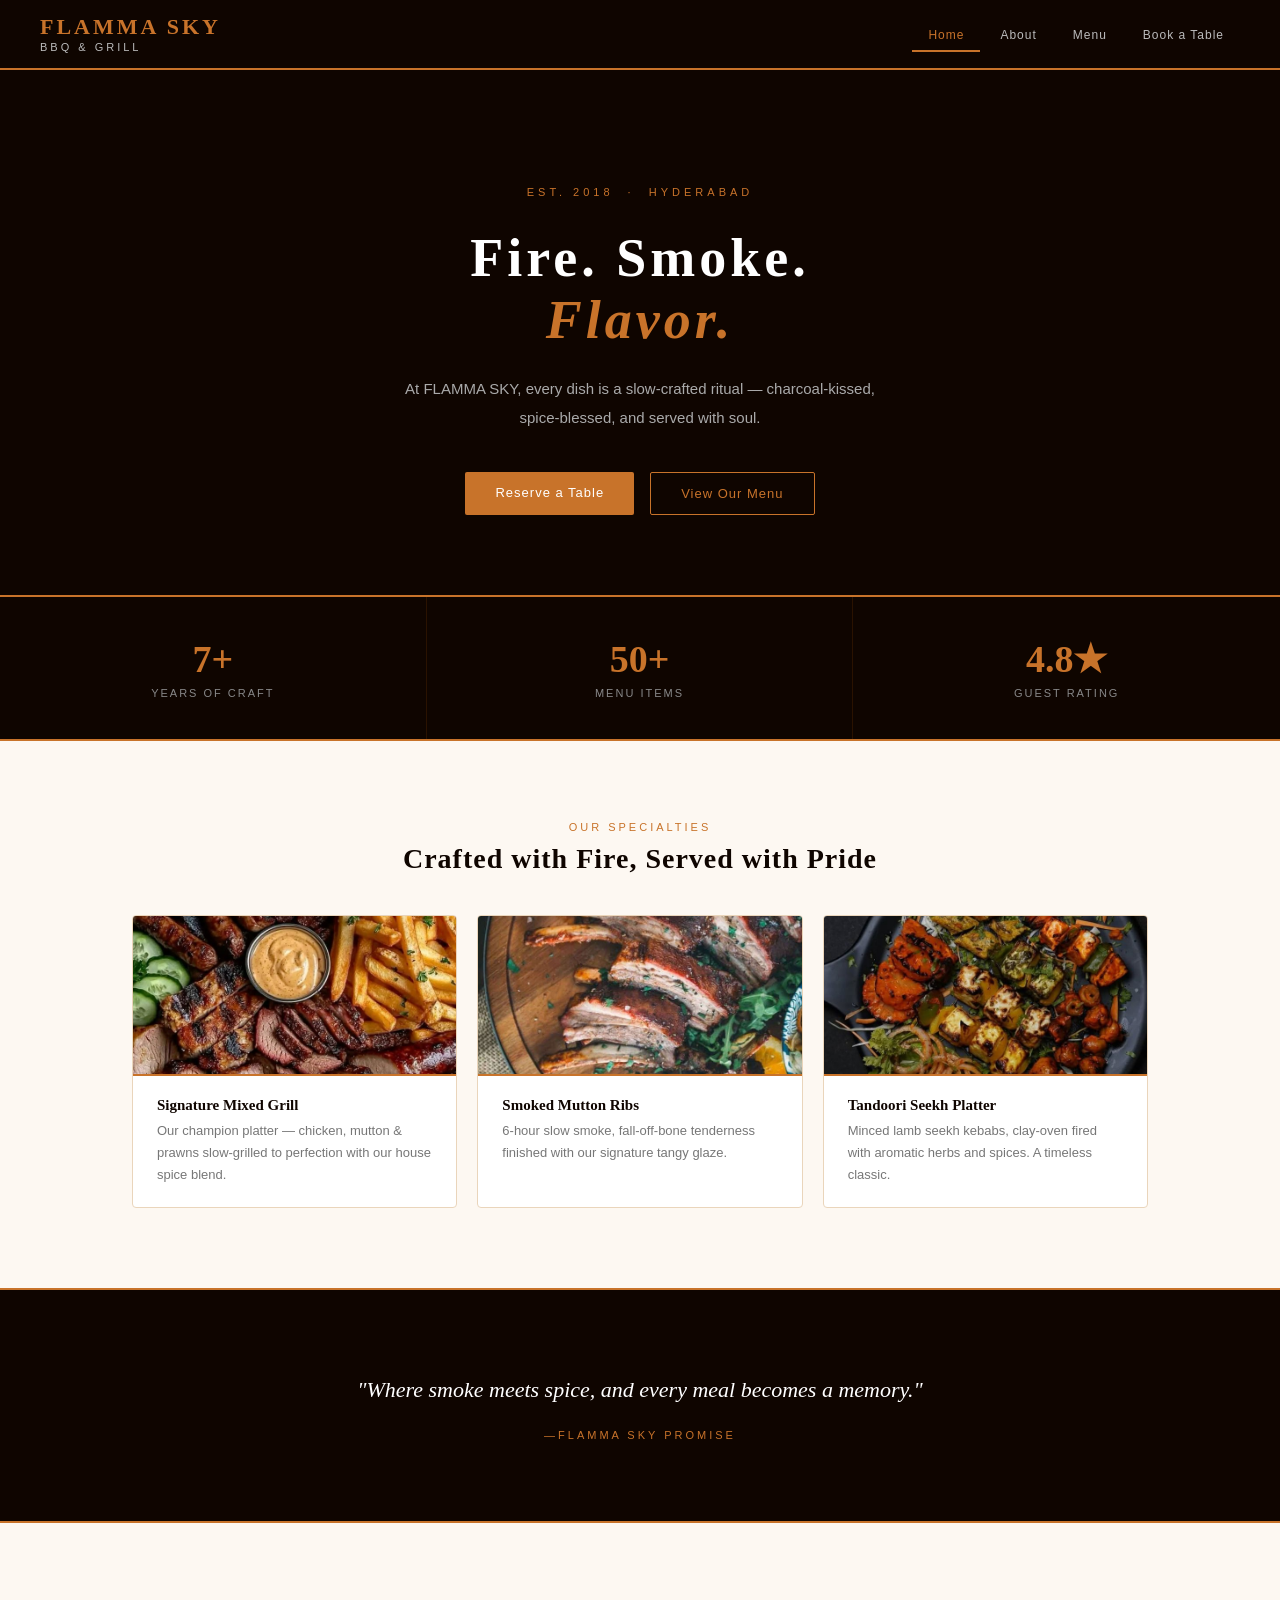
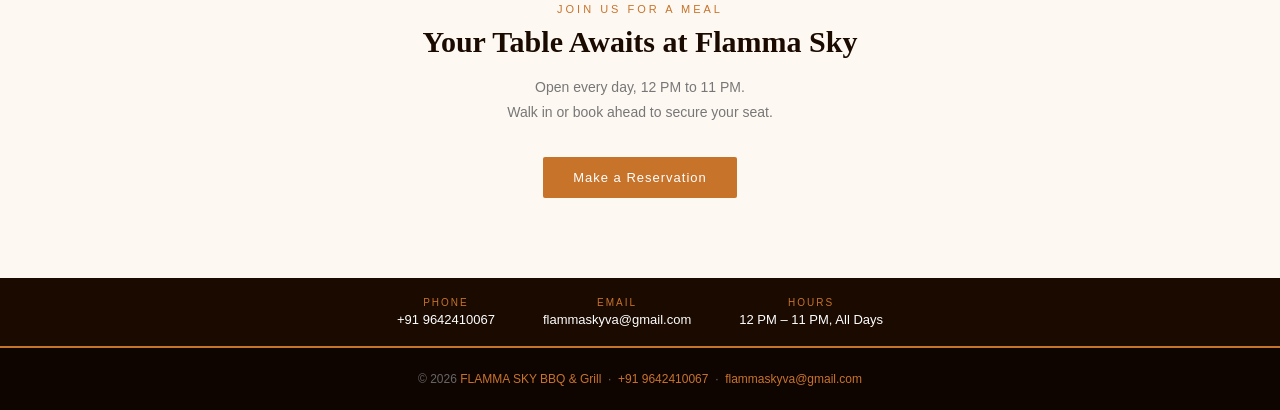
<file: index.html>
<!DOCTYPE html>
<html lang="en">
<head>
  <meta charset="UTF-8"/>
  <meta name="viewport" content="width=device-width, initial-scale=1.0"/>
  <title>FLAMMA SKY BBQ &amp; Grill</title>
  <link rel="stylesheet" href="shared.css"/>
  <style>
    .hero {
      background: #0f0500;
      text-align: center;
      padding: 7rem 2rem 5rem;
      border-bottom: 2px solid #c8732a;
    }
    .hero .tagline { font-size: 11px; color: #c8732a; letter-spacing: 4px; margin-bottom: 1.5rem; font-family: 'Segoe UI', sans-serif; }
    .hero h1 { color: #fff; font-size: 54px; letter-spacing: 4px; line-height: 1.15; margin-bottom: 1.5rem; }
    .hero h1 em { color: #c8732a; font-style: italic; }
    .hero p { color: #aaa; font-size: 15px; max-width: 500px; margin: 0 auto 2.5rem; line-height: 1.9; font-family: 'Segoe UI', sans-serif; }
    .hero-btns { display: flex; gap: 16px; justify-content: center; flex-wrap: wrap; }

    .feat-strip {
      display: grid;
      grid-template-columns: repeat(3, 1fr);
      background: #0f0500;
      border-bottom: 2px solid #c8732a;
    }
    .feat-item { padding: 2.5rem 1.5rem; text-align: center; border-right: 1px solid #2a1200; }
    .feat-item:last-child { border-right: none; }
    .feat-num { font-size: 38px; color: #c8732a; font-weight: 700; }
    .feat-label { font-size: 11px; color: #888; letter-spacing: 2px; margin-top: 6px; font-family: 'Segoe UI', sans-serif; }

    .specialties { padding: 5rem 2rem; max-width: 1080px; margin: 0 auto; }
    .cards3 { display: grid; grid-template-columns: repeat(3, 1fr); gap: 20px; }
    .spec-card { background: #fff; border: 1px solid #ead5bb; border-radius: 4px; overflow: hidden; }
    .spec-img {
      height: 160px;
      background: #1a0a00;
      border-bottom: 2px solid #c8732a;
      display: flex; align-items: center; justify-content: center;
      overflow: hidden;
    }
    .spec-img img { width: 100%; height: 100%; object-fit: cover; }
    .spec-img .ph { font-size: 52px; }
    .spec-body { padding: 1.3rem 1.5rem; }
    .spec-body h3 { font-size: 15px; color: #0f0500; margin-bottom: 6px; }
    .spec-body p { font-size: 13px; color: #777; line-height: 1.7; font-family: 'Segoe UI', sans-serif; }

    .quote-band {
      background: #0f0500;
      padding: 5rem 2rem;
      text-align: center;
      border-top: 2px solid #c8732a;
      border-bottom: 2px solid #c8732a;
    }
    .quote-band blockquote { font-size: 22px; color: #fff; font-style: italic; max-width: 640px; margin: 0 auto; line-height: 1.8; }
    .quote-band cite { display: block; margin-top: 1.2rem; font-size: 11px; color: #c8732a; letter-spacing: 3px; font-style: normal; font-family: 'Segoe UI', sans-serif; }

    .cta-section { padding: 5rem 2rem; text-align: center; }
    .cta-section h2 { font-size: 30px; margin-bottom: 1rem; }
    .cta-section p { font-size: 14px; color: #777; font-family: 'Segoe UI', sans-serif; margin-bottom: 2rem; line-height: 1.8; }

    @media(max-width: 700px) {
      .hero h1 { font-size: 34px; }
      .cards3 { grid-template-columns: 1fr; }
      .feat-strip { grid-template-columns: 1fr; }
      .feat-item { border-right: none; border-bottom: 1px solid #2a1200; }
    }
  </style>
</head>
<body>

<nav>
  <div class="logo">FLAMMA SKY<span>BBQ &amp; GRILL</span></div>
  <div class="nav-links">
    <a href="index.html" class="active">Home</a>
    <a href="about.html">About</a>
    <a href="menu.html">Menu</a>
    <a href="booking.php">Book a Table</a>
  </div>
</nav>

<section class="hero">
  <p class="tagline">EST. 2018 &nbsp;&middot;&nbsp; HYDERABAD</p>
  <h1>Fire. Smoke.<br><em>Flavor.</em></h1>
  <p>At FLAMMA SKY, every dish is a slow-crafted ritual — charcoal-kissed, spice-blessed, and served with soul.</p>
  <div class="hero-btns">
    <a href="booking.php" class="btn-gold">Reserve a Table</a>
    <a href="menu.html" class="btn-outline">View Our Menu</a>
  </div>
</section>

<div class="feat-strip">
  <div class="feat-item"><div class="feat-num">7+</div><div class="feat-label">YEARS OF CRAFT</div></div>
  <div class="feat-item"><div class="feat-num">50+</div><div class="feat-label">MENU ITEMS</div></div>
  <div class="feat-item"><div class="feat-num">4.8&#9733;</div><div class="feat-label">GUEST RATING</div></div>
</div>

<section class="specialties">
  <div class="sec-header">
    <div class="kicker">OUR SPECIALTIES</div>
    <h2>Crafted with Fire, Served with Pride</h2>
  </div>
  <div class="cards3">
    <div class="spec-card">
      <div class="spec-img">
        <img src="images/mixed-grill.jpeg" alt="mixed-grill">
      </div>
      <div class="spec-body">
        <h3>Signature Mixed Grill</h3>
        <p>Our champion platter — chicken, mutton &amp; prawns slow-grilled to perfection with our house spice blend.</p>
      </div>
    </div>
    <div class="spec-card">
      <div class="spec-img">
        <img src="images/ribs.jpeg" alt="smoked ribs">
  
      </div>
      <div class="spec-body">
        <h3>Smoked Mutton Ribs</h3>
        <p>6-hour slow smoke, fall-off-bone tenderness finished with our signature tangy glaze.</p>
      </div>
    </div>
    <div class="spec-card">
      <div class="spec-img">
      <img src="images/seekh.jpeg" alt="seekh kebab">
        
      </div>
      <div class="spec-body">
        <h3>Tandoori Seekh Platter</h3>
        <p>Minced lamb seekh kebabs, clay-oven fired with aromatic herbs and spices. A timeless classic.</p>
      </div>
    </div>
  </div>
</section>

<div class="quote-band">
  <blockquote>"Where smoke meets spice, and every meal becomes a memory."</blockquote>
  <cite>—FLAMMA SKY PROMISE</cite>
</div>

<section class="cta-section">
  <div class="kicker">JOIN US FOR A MEAL</div>
  <h2>Your Table Awaits at Flamma Sky</h2>
  <p>Open every day, 12 PM to 11 PM.<br>Walk in or book ahead to secure your seat.</p>
  <a href="booking.php" class="btn-gold">Make a Reservation</a>
</section>

<div class="contact-band">
  <div class="cb-item"><div class="label">PHONE</div><div class="val">+91 9642410067</div></div>
  <div class="cb-item"><div class="label">EMAIL</div><div class="val">flammaskyva@gmail.com</div></div>
  <div class="cb-item"><div class="label">HOURS</div><div class="val">12 PM – 11 PM, All Days</div></div>
</div>

<footer>
  <p>&copy; 2026 <span>FLAMMA SKY BBQ &amp; Grill</span> &nbsp;&middot;&nbsp;
  <a href="tel:+919642410067">+91 9642410067</a> &nbsp;&middot;&nbsp;
  <a href="mailto:flammaskyva@gmail.com">flammaskyva@gmail.com</a></p>
</footer>

</body>
</html>
</file>
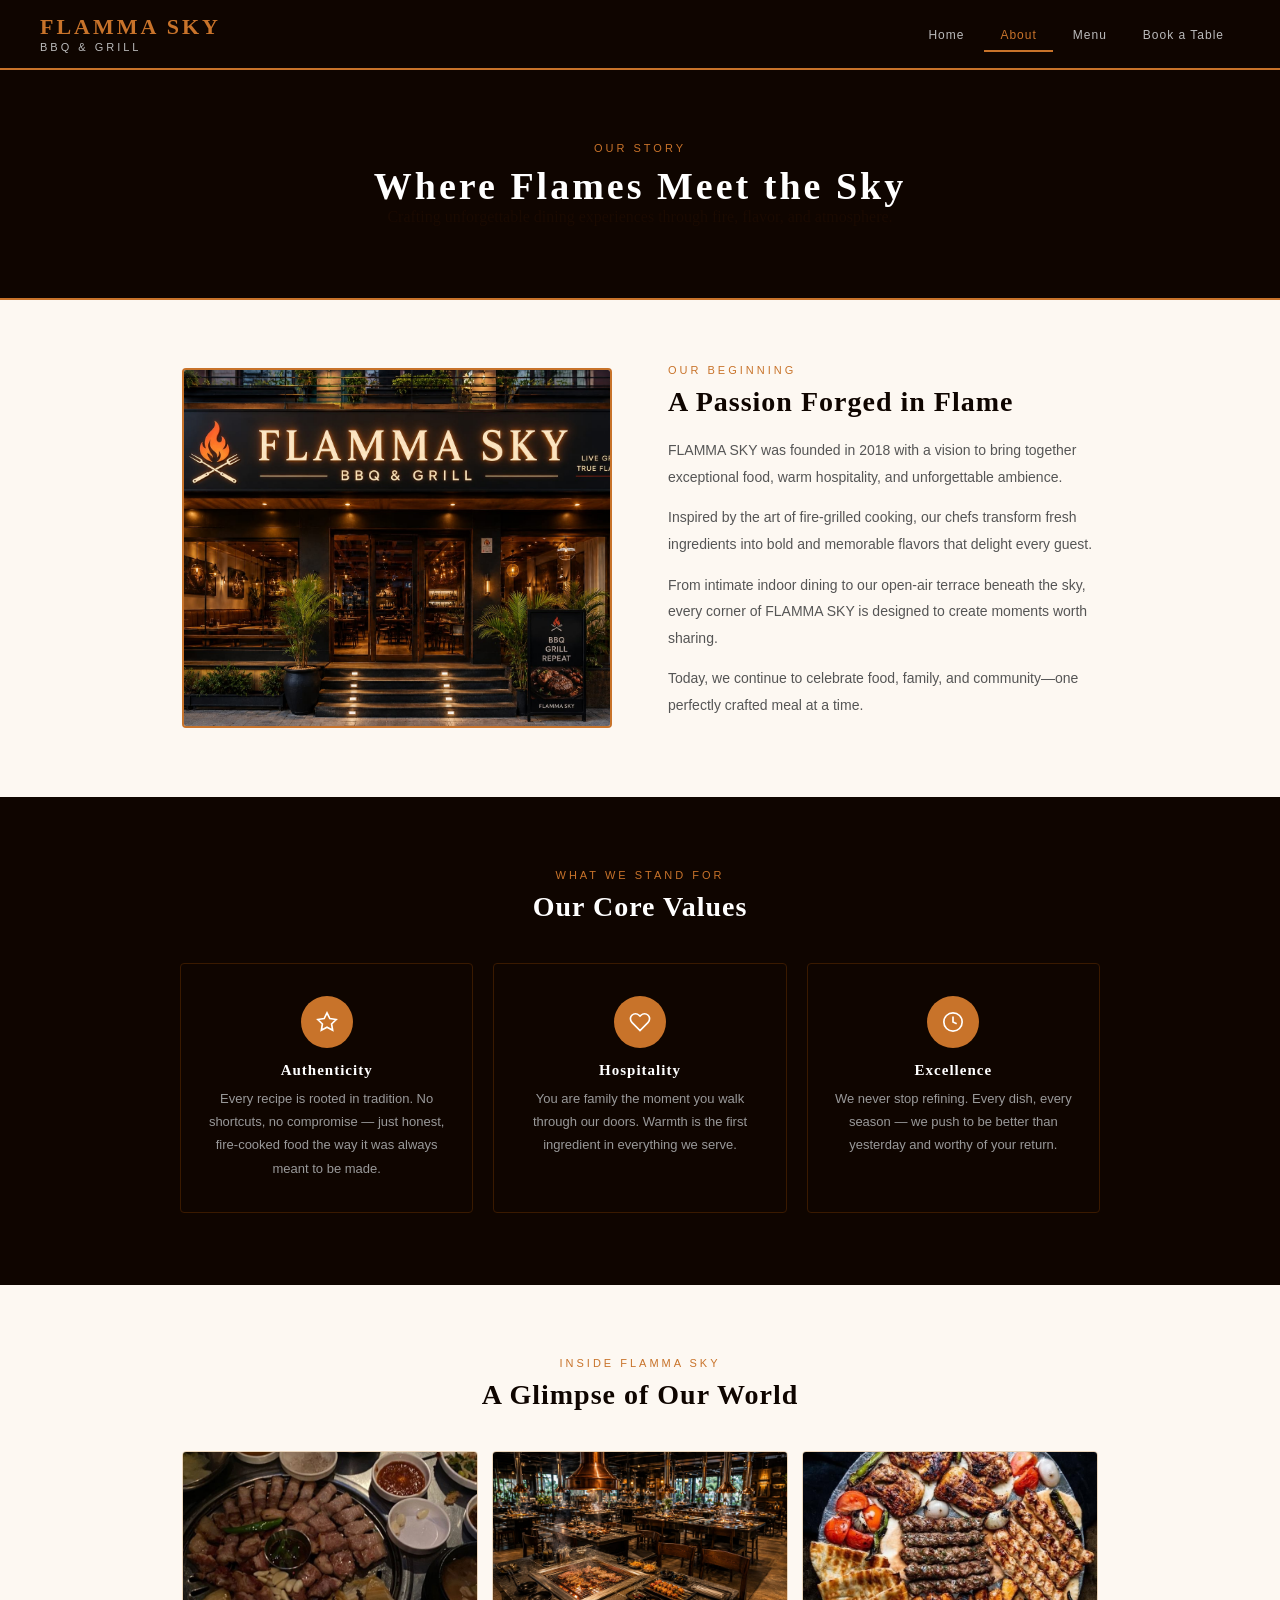
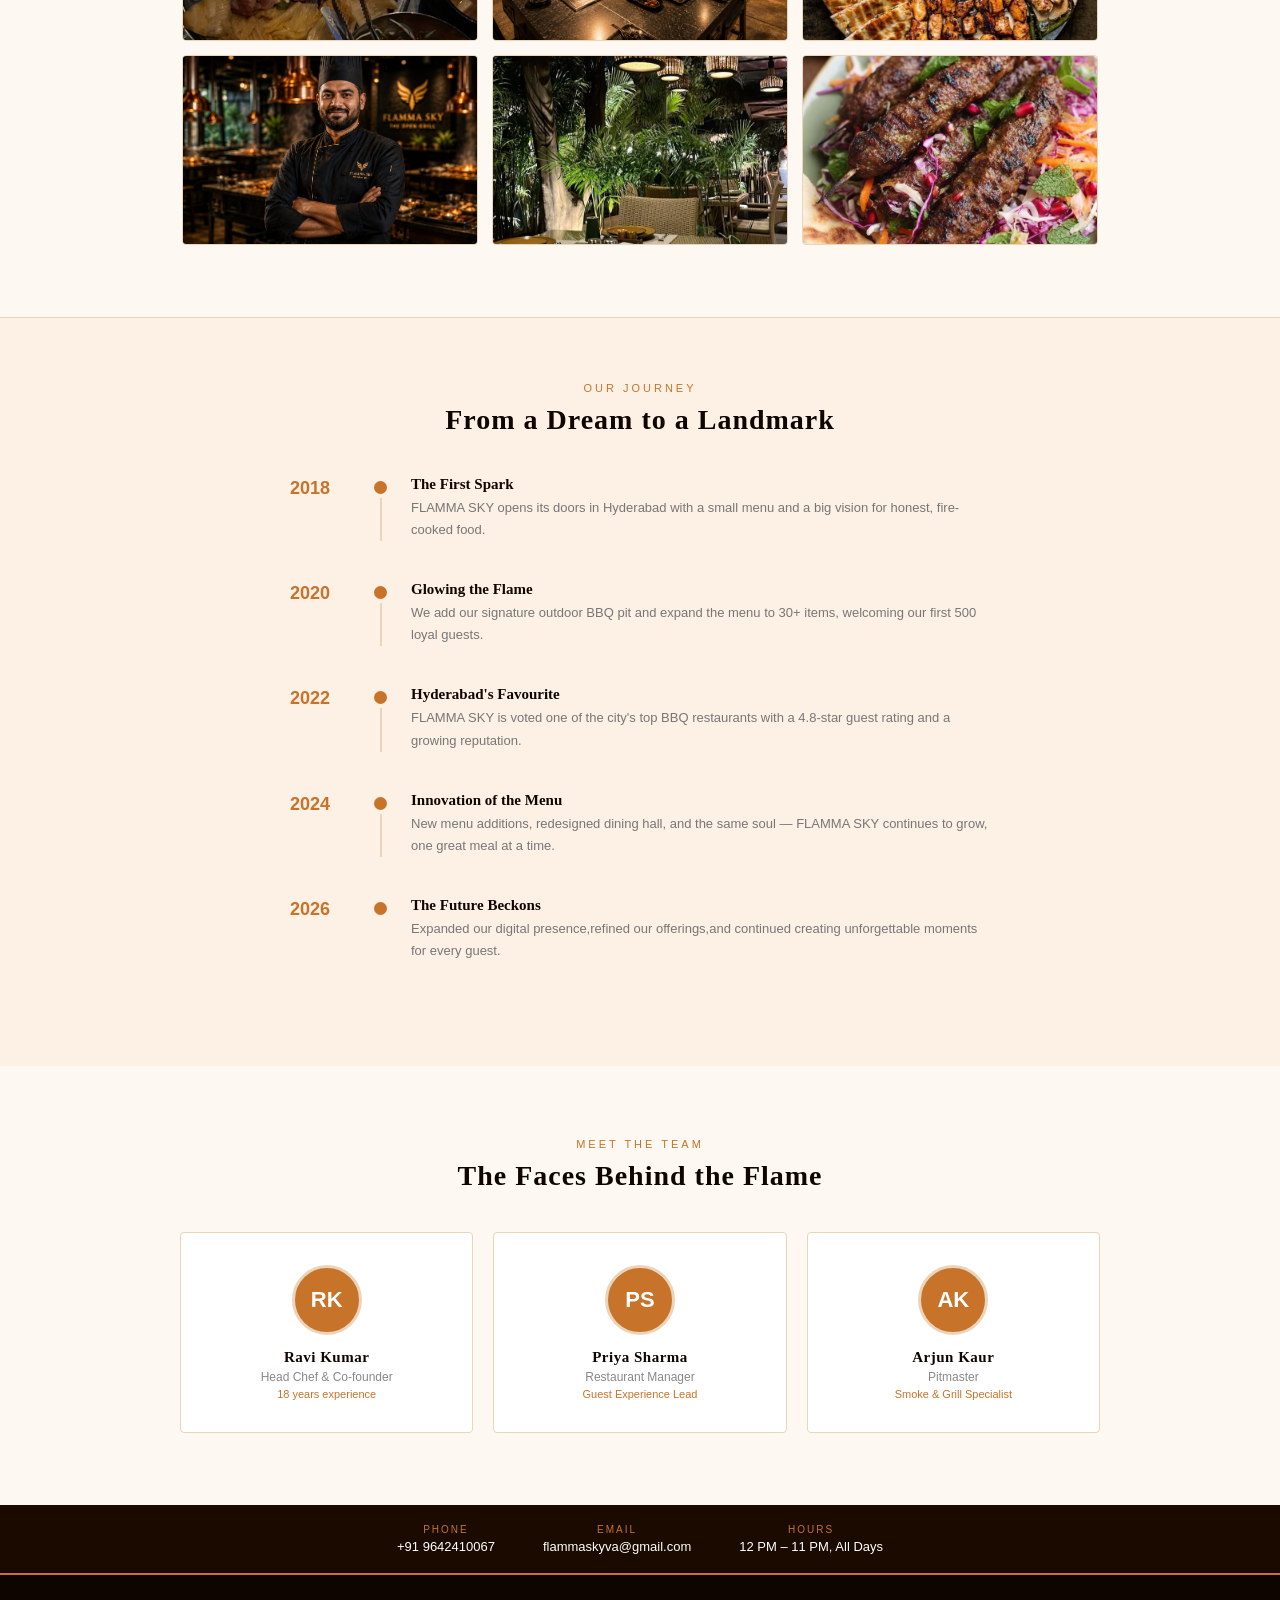
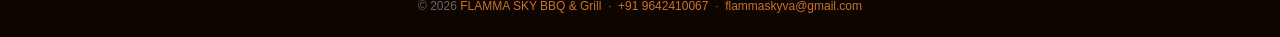
<file: about.html>
<!DOCTYPE html>
<html lang="en">
<head>
  <meta charset="UTF-8"/>
  <meta name="viewport" content="width=device-width, initial-scale=1.0"/>
  <title>FLAMMA SKY | About Us</title>
  <link rel="stylesheet" href="shared.css"/>
  <style>
    .hero { background: #0f0500; padding: 4.5rem 2rem; text-align: center; border-bottom: 2px solid #c8732a; }
    .hero h1 { color: #fff; font-size: 38px; letter-spacing: 3px; margin-top: 10px; }

    /* STORY */
    .story {
      display: grid; grid-template-columns: 1fr 1fr;
      max-width: 980px; margin: 4rem auto; padding: 0 2rem; gap: 3.5rem; align-items: center;
    }  
    .story-img {
      border-radius: 4px; overflow: hidden; border: 2px solid #c8732a;
      height: 360px; background: #1a0a00;
      display: flex; align-items: center; justify-content: center;
    }
    .story-img img { width: 100%; height: 100%; object-fit: cover; display: block; }
    .img-ph { text-align: center; color: #c8732a; font-family: 'Segoe UI', sans-serif; padding: 2rem; }
    .img-ph .icon { font-size: 52px; display: block; margin-bottom: 12px; }
    .img-ph small { font-size: 11px; color: #555; letter-spacing: 1px; }
    .story-text .kicker { margin-bottom: 10px; }
    .story-text h2 { font-size: 28px; color: #0f0500; margin-bottom: 1.2rem; letter-spacing: 1px; }
    .story-text p { font-size: 14px; color: #555; line-height: 1.9; font-family: 'Segoe UI', sans-serif; margin-bottom: 14px; }

    /* VALUES */
    .values { background: #0f0500; padding: 4.5rem 2rem; }
    .values .sec-header h2 { color: #fff; }
    .vals-grid { display: grid; grid-template-columns: repeat(3, 1fr); gap: 20px; max-width: 920px; margin: 2.5rem auto 0; }
    .val-card { border: 1px solid #3a1a00; border-radius: 4px; padding: 2rem 1.5rem; text-align: center; }
    .val-icon { width: 52px; height: 52px; border-radius: 50%; background: #c8732a; margin: 0 auto 14px; display: flex; align-items: center; justify-content: center; }
    .val-icon svg { width: 22px; height: 22px; stroke: #fff; fill: none; stroke-width: 1.8; }
    .val-card h3 { color: #fff; font-size: 15px; letter-spacing: 1px; margin-bottom: 8px; }
    .val-card p { color: #999; font-size: 13px; line-height: 1.8; font-family: 'Segoe UI', sans-serif; }

    /* GALLERY */
    .gallery { padding: 4.5rem 2rem; max-width: 980px; margin: 0 auto; }
    .gal-grid { display: grid; grid-template-columns: repeat(3, 1fr); gap: 14px; margin-top: 2.5rem; }
    .gal-item {
      border-radius: 4px; overflow: hidden; border: 1px solid #ead5bb;
      height: 190px; background: #1a0a00;
      display: flex; align-items: center; justify-content: center;
    }
    .gal-item img { width: 100%; height: 100%; object-fit: cover; display: block; }
    .gal-ph { text-align: center; color: #c8732a; font-family: 'Segoe UI', sans-serif; }
    .gal-ph .icon { font-size: 30px; display: block; margin-bottom: 6px; }
    .gal-ph span { font-size: 10px; letter-spacing: 1px; color: #666; }

    /* TIMELINE */
    .timeline-section { padding: 4rem 2rem; background: #fdf0e4; border-top: 1px solid #ead5bb; }
    .timeline { max-width: 700px; margin: 2.5rem auto 0; }
    .tl-item { display: flex; gap: 1.5rem; margin-bottom: 2.5rem; }
    .tl-year { min-width: 60px; font-size: 18px; color: #c8732a; font-weight: 700; padding-top: 2px; font-family: 'Segoe UI', sans-serif; }
    .tl-line { display: flex; flex-direction: column; align-items: center; }
    .tl-dot { width: 13px; height: 13px; border-radius: 50%; background: #c8732a; flex-shrink: 0; margin-top: 5px; }
    .tl-bar { width: 2px; background: #ead5bb; flex: 1; margin-top: 4px; }
    .tl-item:last-child .tl-bar { display: none; }
    .tl-content h3 { font-size: 15px; color: #0f0500; margin-bottom: 4px; }
    .tl-content p { font-size: 13px; color: #777; line-height: 1.7; font-family: 'Segoe UI', sans-serif; }

    /* TEAM */
    .team { padding: 4.5rem 2rem; }
    .team .sec-header h2 { color: #0f0500; }
    .team-grid { display: grid; grid-template-columns: repeat(3, 1fr); gap: 20px; max-width: 920px; margin: 2.5rem auto 0; }
    .team-card { background: #fff; border: 1px solid #ead5bb; border-radius: 4px; padding: 2rem 1.5rem; text-align: center; }
    .avatar {
      width: 70px; height: 70px; border-radius: 50%; background: #c8732a;
      margin: 0 auto 14px; display: flex; align-items: center; justify-content: center;
      color: #fff; font-size: 22px; font-family: 'Segoe UI', sans-serif; font-weight: 700;
      border: 3px solid #ead5bb; overflow: hidden;
    }
    .avatar img { width: 100%; height: 100%; object-fit: cover; }
    .team-card h3 { font-size: 15px; color: #0f0500; letter-spacing: 0.5px; margin-bottom: 4px; }
    .team-card .role { font-size: 12px; color: #888; font-family: 'Segoe UI', sans-serif; margin-bottom: 4px; }
    .team-card .exp { font-size: 11px; color: #c8732a; font-family: 'Segoe UI', sans-serif; }

    @media(max-width: 700px) {
      .story { grid-template-columns: 1fr; }
      .vals-grid, .team-grid { grid-template-columns: 1fr; }
      .gal-grid { grid-template-columns: repeat(2, 1fr); }
    }
  </style>
</head>
<body>

<nav>
  <div class="logo">FLAMMA SKY<span>BBQ &amp; GRILL</span></div>
  <div class="nav-links">
    <a href="index.html">Home</a>
    <a href="about.html" class="active">About</a>
    <a href="menu.html">Menu</a>
    <a href="booking.php">Book a Table</a>
  </div>
</nav>

<section class="hero">
  <div class="kicker">OUR STORY</div>
  <h1>Where Flames Meet the Sky</h1>
   <p>Crafting unforgettable dining experiences through fire, flavor, and atmosphere.</p>
</section>


<section class="story">
  <div class="story-img">
    <img src="images/restaurant.jpeg" alt="FLAMMA SKY Restaurant">
  </div>
  <div class="story-text">
    <div class="kicker">OUR BEGINNING</div>
    <h2>A Passion Forged in Flame</h2>
    <p>
            FLAMMA SKY was founded in 2018 with a vision to bring together
            exceptional food, warm hospitality, and unforgettable ambience.
        </p>

        <p>
            Inspired by the art of fire-grilled cooking, our chefs transform
            fresh ingredients into bold and memorable flavors that delight every guest.
        </p>

        <p>
            From intimate indoor dining to our open-air terrace beneath the sky,
            every corner of FLAMMA SKY is designed to create moments worth sharing.
        </p>

        <p>
            Today, we continue to celebrate food, family, and community—one
            perfectly crafted meal at a time.
        </p>
  </div>
</section>

<section class="values">
  <div class="sec-header">
    <div class="kicker">WHAT WE STAND FOR</div>
    <h2>Our Core Values</h2>
  </div>
  <div class="vals-grid">
    <div class="val-card">
      <div class="val-icon">
        <svg viewBox="0 0 24 24"><path d="M12 2L15.09 8.26L22 9.27L17 14.14L18.18 21.02L12 17.77L5.82 21.02L7 14.14L2 9.27L8.91 8.26L12 2Z"/></svg>
      </div>
      <h3>Authenticity</h3>
      <p>Every recipe is rooted in tradition. No shortcuts, no compromise — just honest, fire-cooked food the way it was always meant to be made.</p>
    </div>
    <div class="val-card">
      <div class="val-icon">
        <svg viewBox="0 0 24 24"><path d="M20.84 4.61a5.5 5.5 0 0 0-7.78 0L12 5.67l-1.06-1.06a5.5 5.5 0 0 0-7.78 7.78l1.06 1.06L12 21.23l7.78-7.78 1.06-1.06a5.5 5.5 0 0 0 0-7.78z"/></svg>
      </div>
      <h3>Hospitality</h3>
      <p>You are family the moment you walk through our doors. Warmth is the first ingredient in everything we serve.</p>
    </div>
    <div class="val-card">
      <div class="val-icon">
        <svg viewBox="0 0 24 24"><circle cx="12" cy="12" r="10"/><polyline points="12 6 12 12 16 14"/></svg>
      </div>
      <h3>Excellence</h3>
      <p>We never stop refining. Every dish, every season — we push to be better than yesterday and worthy of your return.</p>
    </div>
  </div>
</section>

<section class="gallery">
  <div class="sec-header">
    <div class="kicker">INSIDE FLAMMA SKY</div>
    <h2>A Glimpse of Our World</h2>
  </div>
  <div class="gal-grid">
    <div class="gal-item">
      <img src="images/grill.jpeg" alt="The Open Grill">
    </div>
    <div class="gal-item">
      <img src="images/dining.jpeg" alt="dining hall">
    </div>
    <div class="gal-item">
      <img src="images/platter.jpeg" alt="Signature Platter">
    </div>
    <div class="gal-item">
      <img src="images/chef.jpeg" alt="Our Chef">
    </div>
    <div class="gal-item">
      <img src="images/outdoor.jpeg" alt="Outdoor Seating">
    </div>
    <div class="gal-item">
      <img src="images/kebab.jpeg" alt="Kebabs">
    </div>
  </div>
</section>

<section class="timeline-section">
  <div class="sec-header">
    <div class="kicker">OUR JOURNEY</div>
    <h2 style="color:#0f0500">From a Dream to a Landmark</h2>
  </div>
  <div class="timeline">
    <div class="tl-item">
      <div class="tl-year">2018</div>
      <div class="tl-line"><div class="tl-dot"></div><div class="tl-bar"></div></div>
      <div class="tl-content"><h3>The First Spark</h3><p>FLAMMA SKY opens its doors in Hyderabad with a small menu and a big vision for honest, fire-cooked food.</p></div>
    </div>
    <div class="tl-item">
      <div class="tl-year">2020</div>
      <div class="tl-line"><div class="tl-dot"></div><div class="tl-bar"></div></div>
      <div class="tl-content"><h3>Glowing the Flame</h3><p>We add our signature outdoor BBQ pit and expand the menu to 30+ items, welcoming our first 500 loyal guests.</p></div>
    </div>
    <div class="tl-item">
      <div class="tl-year">2022</div>
      <div class="tl-line"><div class="tl-dot"></div><div class="tl-bar"></div></div>
      <div class="tl-content"><h3>Hyderabad's Favourite</h3><p>FLAMMA SKY is voted one of the city's top BBQ restaurants with a 4.8-star guest rating and a growing reputation.</p></div>
    </div>
    <div class="tl-item">
      <div class="tl-year">2024</div>
      <div class="tl-line"><div class="tl-dot"></div><div class="tl-bar"></div></div>
      <div class="tl-content"><h3>Innovation of  the Menu</h3><p>New menu additions, redesigned dining hall, and the same soul — FLAMMA SKY continues to grow, one great meal at a time.</p></div>
    </div>
    <div class="tl-item">
      <div class="tl-year">2026</div>
      <div class="tl-line"><div class="tl-dot"></div></div>
      <div class="tl-content"><h3>The Future Beckons</h3><p>Expanded our digital presence,refined our offerings,and continued creating unforgettable moments for every guest.</p></div>
    </div>
  </div>
</section>

<section class="team">
  <div class="sec-header">
    <div class="kicker">MEET THE TEAM</div>
    <h2>The Faces Behind the Flame</h2>
  </div>
  <div class="team-grid">
    <div class="team-card">
      <!-- <img src="images/ravi.jpg"> inside .avatar to show photo -->
      <div class="avatar">RK</div>
      <h3>Ravi Kumar</h3>
      <div class="role">Head Chef &amp; Co-founder</div>
      <div class="exp">18 years experience</div>
    </div>
    <div class="team-card">
      <div class="avatar">PS</div>
      <h3>Priya Sharma</h3>
      <div class="role">Restaurant Manager</div>
      <div class="exp">Guest Experience Lead</div>
    </div>
    <div class="team-card">
      <div class="avatar">AK</div>
      <h3>Arjun Kaur</h3>
      <div class="role">Pitmaster</div>
      <div class="exp">Smoke &amp; Grill Specialist</div>
    </div>
  </div>
</section>

<div class="contact-band">
  <div class="cb-item"><div class="label">PHONE</div><div class="val">+91 9642410067</div></div>
  <div class="cb-item"><div class="label">EMAIL</div><div class="val">flammaskyva@gmail.com</div></div>
  <div class="cb-item"><div class="label">HOURS</div><div class="val">12 PM – 11 PM, All Days</div></div>
</div>

<footer>
  <p>&copy; 2026 <span>FLAMMA SKY BBQ &amp; Grill</span> &nbsp;&middot;&nbsp;
  <a href="tel:+919642410067">+91 9642410067</a> &nbsp;&middot;&nbsp;
  <a href="mailto:flammaskyva@gmail.com">flammaskyva@gmail.com</a></p>
</footer>

</body>
</html>
</file>
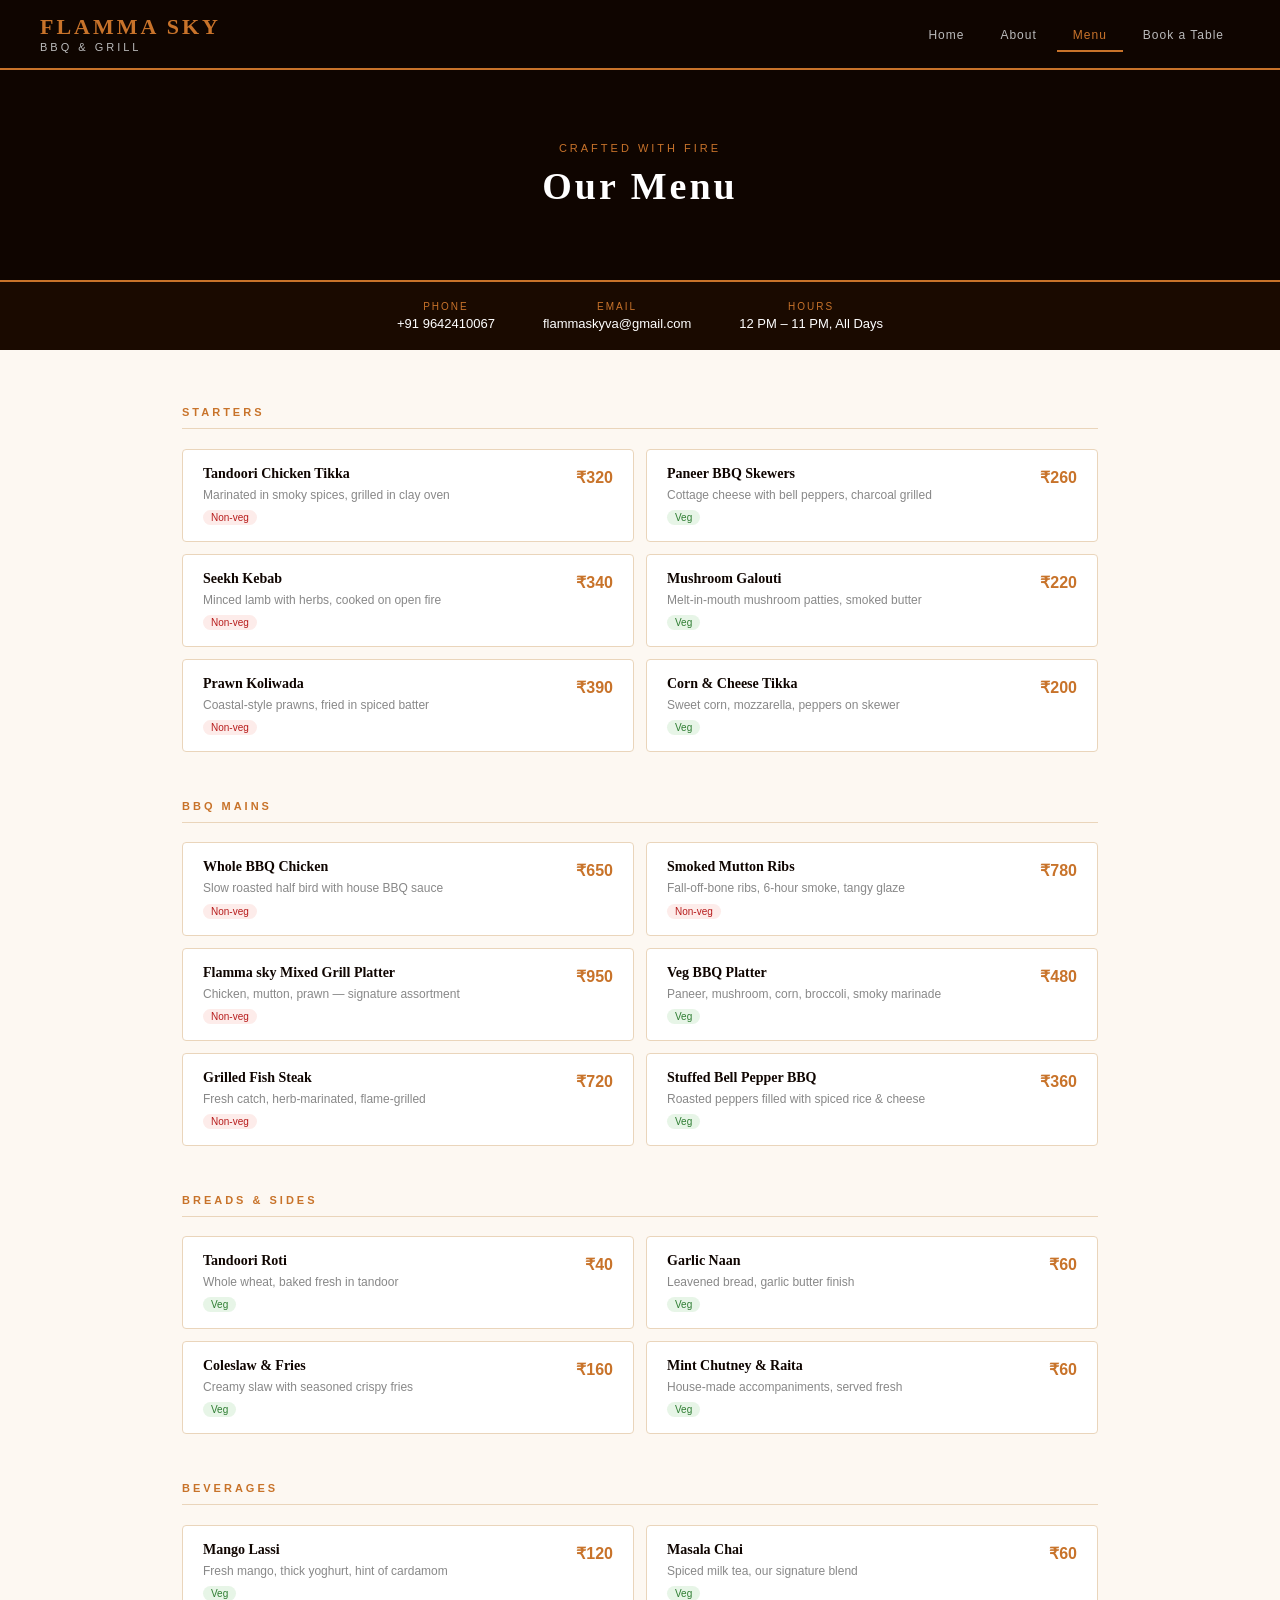
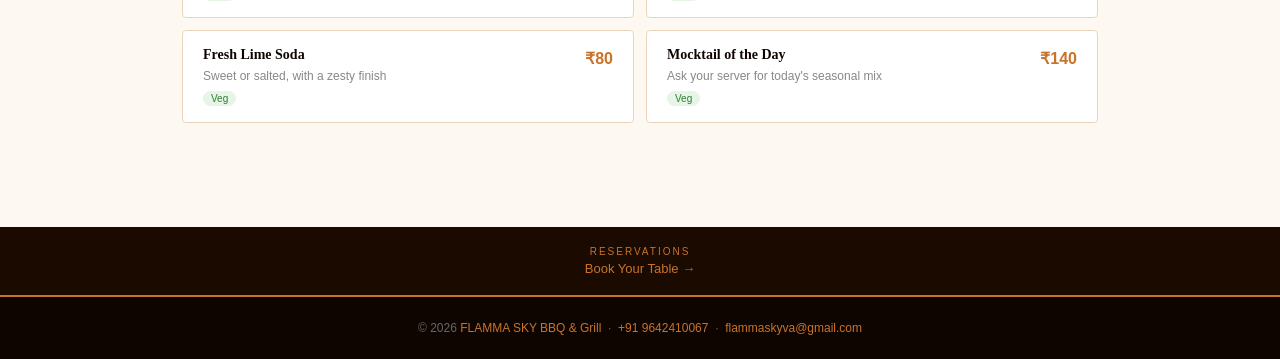
<file: menu.html>
<!DOCTYPE html>
<html lang="en">
<head>
  <meta charset="UTF-8"/>
  <meta name="viewport" content="width=device-width, initial-scale=1.0"/>
  <title>FLAMMA SKY – Menu</title>
  <link rel="stylesheet" href="shared.css"/>
  <style>
    .hero { background: #0f0500; padding: 4.5rem 2rem; text-align: center; border-bottom: 2px solid #c8732a; }
    .hero h1 { color: #fff; font-size: 38px; letter-spacing: 3px; margin-top: 10px; }

    .menu-body { padding: 3.5rem 2rem; max-width: 980px; margin: 0 auto; }
    .menu-section { margin-bottom: 3rem; }
    .menu-section h3 {
      font-size: 11px; color: #c8732a; letter-spacing: 3px;
      margin-bottom: 1.2rem; padding-bottom: 10px;
      border-bottom: 1px solid #ead5bb;
      font-family: 'Segoe UI', sans-serif;
    }
    .menu-grid { display: grid; grid-template-columns: repeat(2, 1fr); gap: 12px; }
    .mi {
      background: #fff; border: 1px solid #ead5bb; border-radius: 4px;
      padding: 1rem 1.25rem; display: flex;
      justify-content: space-between; align-items: flex-start;
      transition: border-color 0.2s;
    }
    .mi:hover { border-color: #c8732a; }
    .mi h4 { font-size: 14px; color: #0f0500; margin-bottom: 4px; }
    .mi p { font-size: 12px; color: #888; line-height: 1.6; font-family: 'Segoe UI', sans-serif; }
    .pri { font-size: 16px; color: #c8732a; font-weight: 700; font-family: 'Segoe UI', sans-serif; white-space: nowrap; margin-left: 12px; padding-top: 2px; }

    @media(max-width: 600px) { .menu-grid { grid-template-columns: 1fr; } }
  </style>
</head>
<body>

<nav>
  <div class="logo">FLAMMA SKY<span>BBQ &amp; GRILL</span></div>
  <div class="nav-links">
    <a href="index.html">Home</a>
    <a href="about.html">About</a>
    <a href="menu.html" class="active">Menu</a>
    <a href="booking.php">Book a Table</a>
  </div>
</nav>

<section class="hero">
  <div class="kicker">CRAFTED WITH FIRE</div>
  <h1>Our Menu</h1>
</section>

<div class="contact-band">
  <div class="cb-item"><div class="label">PHONE</div><div class="val">+91 9642410067</div></div>
  <div class="cb-item"><div class="label">EMAIL</div><div class="val">flammaskyva@gmail.com</div></div>
  <div class="cb-item"><div class="label">HOURS</div><div class="val">12 PM – 11 PM, All Days</div></div>
</div>

<div class="menu-body">

  <div class="menu-section">
    <h3>STARTERS</h3>
    <div class="menu-grid">
      <div class="mi"><div><h4>Tandoori Chicken Tikka</h4><p>Marinated in smoky spices, grilled in clay oven</p><span class="tag nonveg">Non-veg</span></div><div class="pri">&#x20B9;320</div></div>
      <div class="mi"><div><h4>Paneer BBQ Skewers</h4><p>Cottage cheese with bell peppers, charcoal grilled</p><span class="tag veg">Veg</span></div><div class="pri">&#x20B9;260</div></div>
      <div class="mi"><div><h4>Seekh Kebab</h4><p>Minced lamb with herbs, cooked on open fire</p><span class="tag nonveg">Non-veg</span></div><div class="pri">&#x20B9;340</div></div>
      <div class="mi"><div><h4>Mushroom Galouti</h4><p>Melt-in-mouth mushroom patties, smoked butter</p><span class="tag veg">Veg</span></div><div class="pri">&#x20B9;220</div></div>
      <div class="mi"><div><h4>Prawn Koliwada</h4><p>Coastal-style prawns, fried in spiced batter</p><span class="tag nonveg">Non-veg</span></div><div class="pri">&#x20B9;390</div></div>
      <div class="mi"><div><h4>Corn &amp; Cheese Tikka</h4><p>Sweet corn, mozzarella, peppers on skewer</p><span class="tag veg">Veg</span></div><div class="pri">&#x20B9;200</div></div>
    </div>
  </div>

  <div class="menu-section">
    <h3>BBQ MAINS</h3>
    <div class="menu-grid">
      <div class="mi"><div><h4>Whole BBQ Chicken</h4><p>Slow roasted half bird with house BBQ sauce</p><span class="tag nonveg">Non-veg</span></div><div class="pri">&#x20B9;650</div></div>
      <div class="mi"><div><h4>Smoked Mutton Ribs</h4><p>Fall-off-bone ribs, 6-hour smoke, tangy glaze</p><span class="tag nonveg">Non-veg</span></div><div class="pri">&#x20B9;780</div></div>
      <div class="mi"><div><h4>Flamma sky Mixed Grill Platter</h4><p>Chicken, mutton, prawn — signature assortment</p><span class="tag nonveg">Non-veg</span></div><div class="pri">&#x20B9;950</div></div>
      <div class="mi"><div><h4>Veg BBQ Platter</h4><p>Paneer, mushroom, corn, broccoli, smoky marinade</p><span class="tag veg">Veg</span></div><div class="pri">&#x20B9;480</div></div>
      <div class="mi"><div><h4>Grilled Fish Steak</h4><p>Fresh catch, herb-marinated, flame-grilled</p><span class="tag nonveg">Non-veg</span></div><div class="pri">&#x20B9;720</div></div>
      <div class="mi"><div><h4>Stuffed Bell Pepper BBQ</h4><p>Roasted peppers filled with spiced rice &amp; cheese</p><span class="tag veg">Veg</span></div><div class="pri">&#x20B9;360</div></div>
    </div>
  </div>

  <div class="menu-section">
    <h3>BREADS &amp; SIDES</h3>
    <div class="menu-grid">
      <div class="mi"><div><h4>Tandoori Roti</h4><p>Whole wheat, baked fresh in tandoor</p><span class="tag veg">Veg</span></div><div class="pri">&#x20B9;40</div></div>
      <div class="mi"><div><h4>Garlic Naan</h4><p>Leavened bread, garlic butter finish</p><span class="tag veg">Veg</span></div><div class="pri">&#x20B9;60</div></div>
      <div class="mi"><div><h4>Coleslaw &amp; Fries</h4><p>Creamy slaw with seasoned crispy fries</p><span class="tag veg">Veg</span></div><div class="pri">&#x20B9;160</div></div>
      <div class="mi"><div><h4>Mint Chutney &amp; Raita</h4><p>House-made accompaniments, served fresh</p><span class="tag veg">Veg</span></div><div class="pri">&#x20B9;60</div></div>
    </div>
  </div>

  <div class="menu-section">
    <h3>BEVERAGES</h3>
    <div class="menu-grid">
      <div class="mi"><div><h4>Mango Lassi</h4><p>Fresh mango, thick yoghurt, hint of cardamom</p><span class="tag veg">Veg</span></div><div class="pri">&#x20B9;120</div></div>
      <div class="mi"><div><h4>Masala Chai</h4><p>Spiced milk tea, our signature blend</p><span class="tag veg">Veg</span></div><div class="pri">&#x20B9;60</div></div>
      <div class="mi"><div><h4>Fresh Lime Soda</h4><p>Sweet or salted, with a zesty finish</p><span class="tag veg">Veg</span></div><div class="pri">&#x20B9;80</div></div>
      <div class="mi"><div><h4>Mocktail of the Day</h4><p>Ask your server for today's seasonal mix</p><span class="tag veg">Veg</span></div><div class="pri">&#x20B9;140</div></div>
    </div>
  </div>

</div>

<div class="contact-band">
  <div class="cb-item"><div class="label">RESERVATIONS</div><div class="val"><a href="booking.php" style="color:#c8732a;text-decoration:none">Book Your Table &rarr;</a></div></div>
</div>

<footer>
  <p>&copy; 2026 <span>FLAMMA SKY BBQ &amp; Grill</span> &nbsp;&middot;&nbsp;
  <a href="tel:+919642410067">+91 9642410067</a> &nbsp;&middot;&nbsp;
  <a href="mailto:flammaskyva@gmail.com">flammaskyva@gmail.com</a></p>
</footer>

</body>
</html>
</file>
<file: shared.css>
* { margin: 0; padding: 0; box-sizing: border-box; }
body { font-family: 'Georgia', serif; background: #fdf8f2; color: #1a0a00; }

nav {
  background: #0f0500;
  display: flex;
  align-items: center;
  justify-content: space-between;
  padding: 0 2.5rem;
  height: 70px;
  border-bottom: 2px solid #c8732a;
  position: sticky;
  top: 0;
  z-index: 100;
}
.logo { color: #c8732a; font-size: 22px; letter-spacing: 3px; font-weight: 700; line-height: 1.2; }
.logo span { color: #bbb; font-size: 11px; display: block; letter-spacing: 3px; font-family: 'Segoe UI', sans-serif; font-weight: 400; }
.nav-links a {
  color: #bbb;
  text-decoration: none;
  font-size: 12px;
  padding: 8px 16px;
  letter-spacing: 1px;
  font-family: 'Segoe UI', sans-serif;
  border-bottom: 2px solid transparent;
  transition: color 0.2s, border-color 0.2s;
}
.nav-links a:hover, .nav-links a.active { color: #c8732a; border-bottom-color: #c8732a; }

.contact-band {
  background: #1a0a00;
  display: flex;
  justify-content: center;
  gap: 3rem;
  padding: 1.2rem 2rem;
  flex-wrap: wrap;
}
.cb-item { text-align: center; }
.cb-item .label { font-size: 10px; color: #c8732a; letter-spacing: 2px; margin-bottom: 4px; font-family: 'Segoe UI', sans-serif; }
.cb-item .val { font-size: 13px; color: #fff; font-family: 'Segoe UI', sans-serif; }

footer { background: #0f0500; text-align: center; padding: 1.5rem; border-top: 2px solid #c8732a; }
footer p { font-size: 12px; color: #666; font-family: 'Segoe UI', sans-serif; }
footer span { color: #c8732a; }
footer a { color: #c8732a; text-decoration: none; }

.sec-header { text-align: center; margin-bottom: 2.5rem; }
.kicker { font-size: 11px; color: #c8732a; letter-spacing: 3px; margin-bottom: 10px; font-family: 'Segoe UI', sans-serif; }
.sec-header h2 { font-size: 28px; color: #0f0500; letter-spacing: 1px; }

.btn-gold {
  background: #c8732a; color: #fff; border: none;
  padding: 13px 30px; font-size: 13px; letter-spacing: 1px;
  cursor: pointer; border-radius: 2px;
  font-family: 'Segoe UI', sans-serif;
  text-decoration: none; display: inline-block;
  transition: opacity 0.2s;
}
.btn-outline {
  background: none; color: #c8732a; border: 1.5px solid #c8732a;
  padding: 13px 30px; font-size: 13px; letter-spacing: 1px;
  cursor: pointer; border-radius: 2px;
  font-family: 'Segoe UI', sans-serif;
  text-decoration: none; display: inline-block;
  transition: opacity 0.2s;
}
.btn-gold:hover, .btn-outline:hover { opacity: 0.85; }

.tag { font-size: 10px; padding: 2px 8px; border-radius: 20px; margin-top: 5px; display: inline-block; font-family: 'Segoe UI', sans-serif; }
.veg { background: #e7f5e7; color: #2e7d32; }
.nonveg { background: #fdecea; color: #b71c1c; }

@media(max-width: 700px) {
  nav { padding: 0 1rem; }
  .nav-links a { padding: 6px 8px; font-size: 11px; }
  .contact-band { gap: 1.5rem; }
}
</file>
